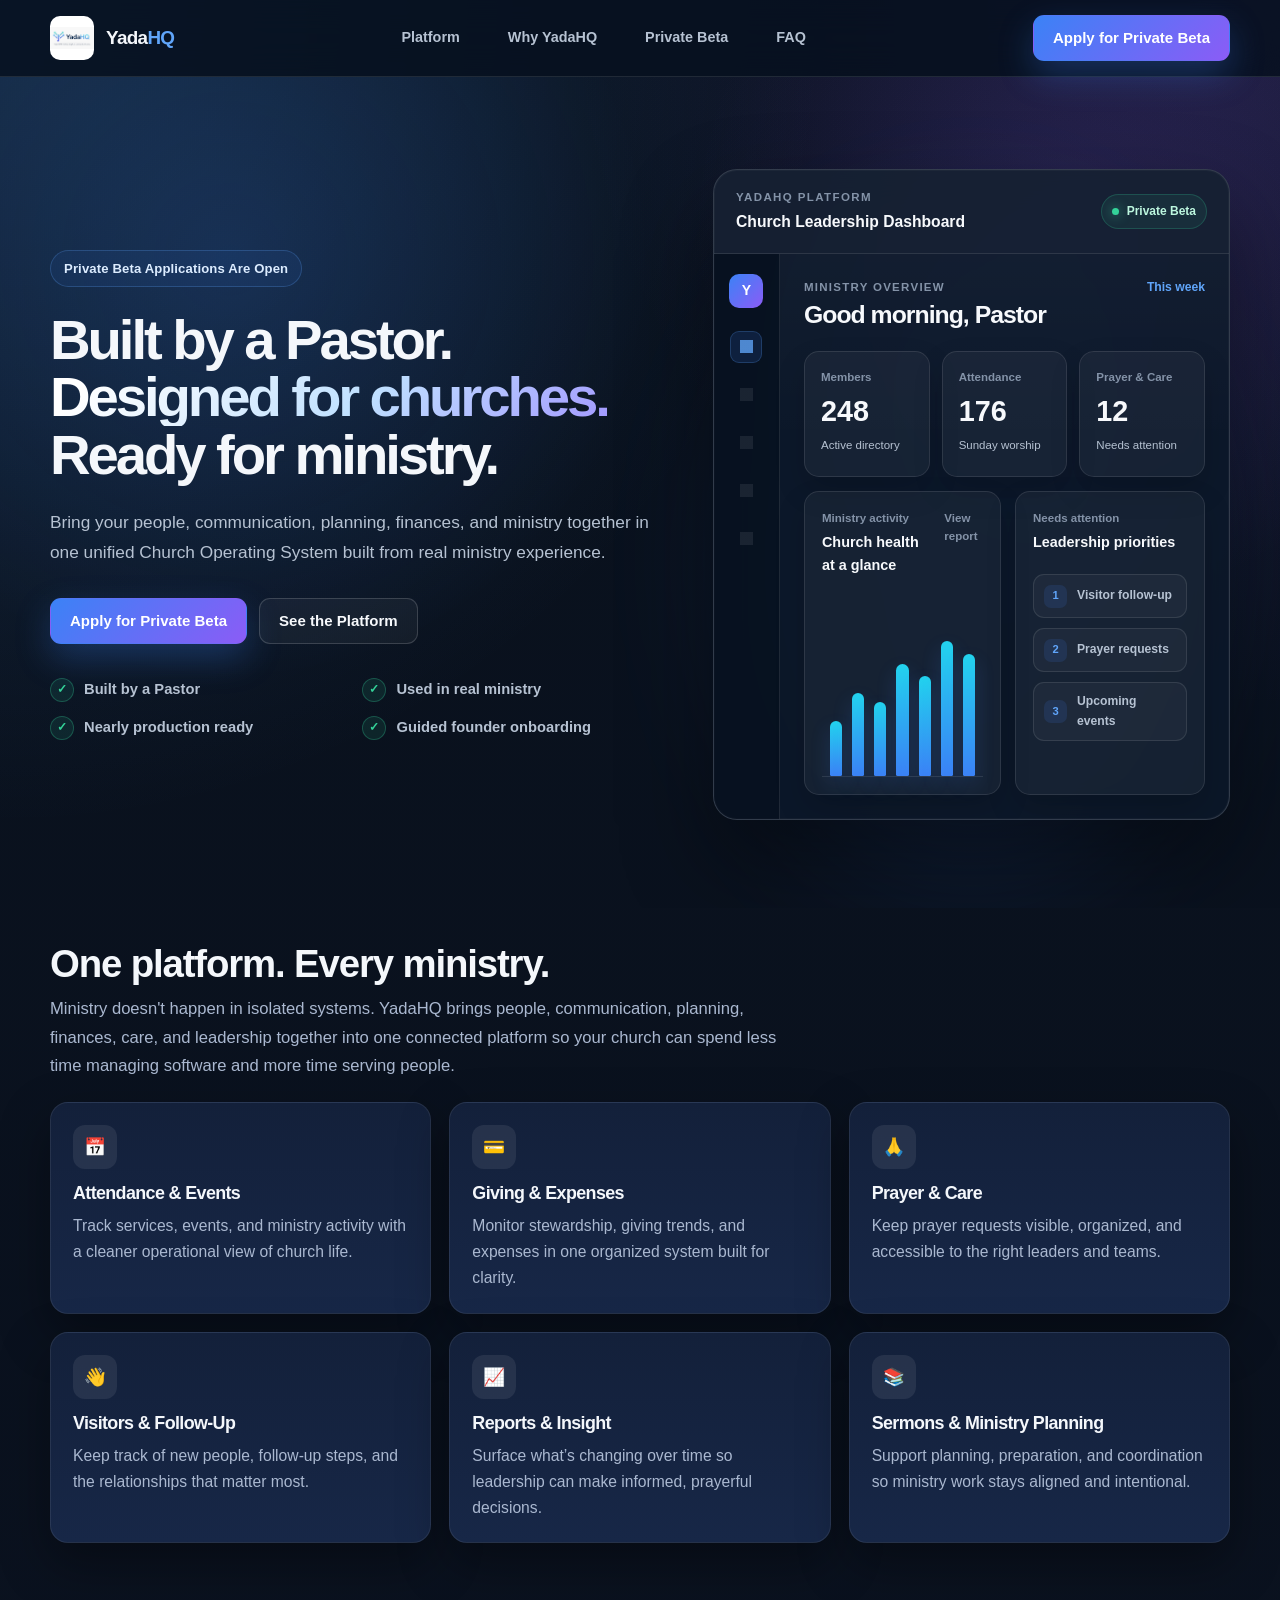
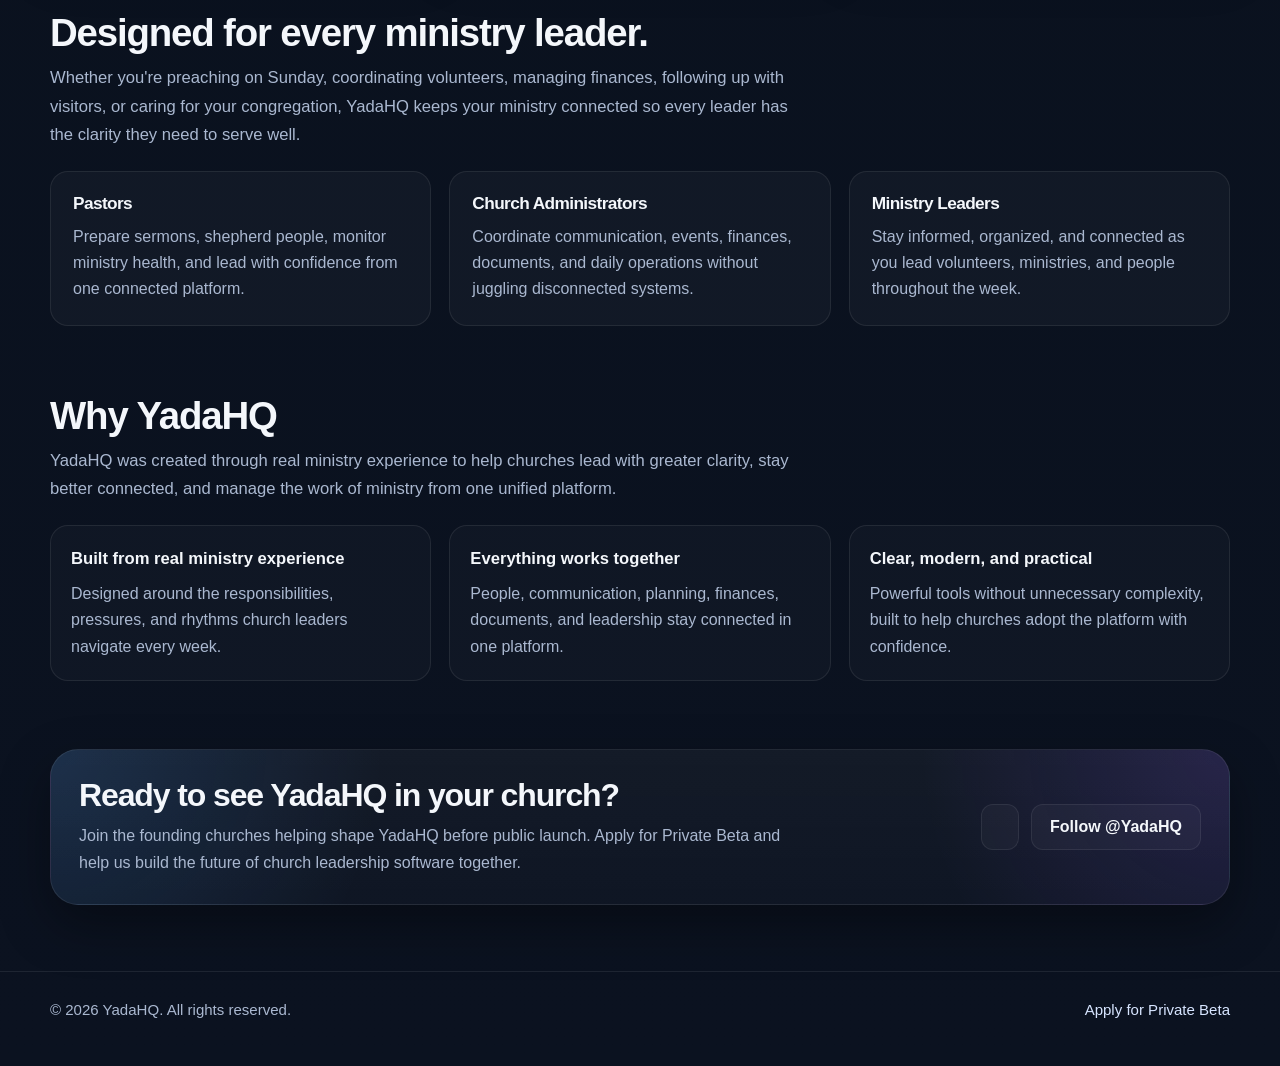
<file: index.html>
<!DOCTYPE html>
<html lang="en">
<head>
  <meta charset="UTF-8" />
  <meta name="viewport" content="width=device-width, initial-scale=1.0" />
  <title>YadaHQ | Data-Driven Church Leadership</title>
  <meta
    name="description"
    content="YadaHQ helps churches organize operations, track ministry activity, and lead with clarity."
  />
  <link rel="stylesheet" href="styles.css" />
    
</head>
<body id="top">
  <header class="site-header">
  <div class="container navbar">
    <a class="brand" href="#top" aria-label="YadaHQ home">
      <span class="brand-mark" aria-hidden="true">
        <img src="yadahq-logo-hero.jpg" alt="" />
      </span>

      <span class="brand-name">Yada<span>HQ</span></span>
    </a>

    <nav
      class="nav-links"
      id="primary-navigation"
      aria-label="Primary navigation"
    >
      <a class="nav-link" href="#platform">Platform</a>
      <a class="nav-link" href="#why-yadahq">Why YadaHQ</a>
      <a class="nav-link" href="apply.html">Private Beta</a>
      <a class="nav-link" href="#faq">FAQ</a>
    </nav>

    <div class="nav-actions">
      <a class="button button-primary" href="apply.html">
        Apply for Private Beta
      </a>

      <button
        class="mobile-menu-button"
        type="button"
        aria-expanded="false"
        aria-controls="primary-navigation"
        aria-label="Open navigation menu"
      >
        <svg
          viewBox="0 0 24 24"
          fill="none"
          stroke="currentColor"
          stroke-width="2"
          stroke-linecap="round"
          aria-hidden="true"
        >
          <path d="M4 7h16"></path>
          <path d="M4 12h16"></path>
          <path d="M4 17h16"></path>
        </svg>
      </button>
    </div>
  </div>
</header>

  <section class="hero hero-private-beta" aria-labelledby="hero-title">
  <div class="container hero-layout">
    <div class="hero-content">
      <div class="eyebrow">
        Private Beta Applications Are Open
      </div>

      <h1 id="hero-title">
        Built by a Pastor.
        <span>Designed for churches.</span>
        Ready for ministry.
      </h1>

      <p class="hero-description">
  Bring your people, communication, planning, finances, and ministry
  together in one unified Church Operating System built from real
  ministry experience.
</p>

      <div class="hero-actions">
        <a
          class="button button-primary"
          href="apply.html"
        >
          Apply for Private Beta
        </a>

        <a
          class="button button-secondary"
          href="#platform"
        >
          See the Platform
        </a>
      </div>

      <div class="hero-trust-grid" aria-label="Private beta highlights">
        <div class="hero-trust-item">
          <span class="hero-check" aria-hidden="true">✓</span>
          <span>Built by a Pastor</span>
        </div>

        <div class="hero-trust-item">
          <span class="hero-check" aria-hidden="true">✓</span>
          <span>Used in real ministry</span>
        </div>

        <div class="hero-trust-item">
          <span class="hero-check" aria-hidden="true">✓</span>
          <span>Nearly production ready</span>
        </div>

        <div class="hero-trust-item">
          <span class="hero-check" aria-hidden="true">✓</span>
          <span>Guided founder onboarding</span>
        </div>
      </div>
    </div>

    <div class="hero-visual">
      <div class="hero-visual-glow" aria-hidden="true"></div>

      <div class="platform-preview">
        <div class="platform-preview-header">
          <div>
            <span class="preview-label">YadaHQ Platform</span>
            <strong>Church Leadership Dashboard</strong>
          </div>

          <span class="preview-status">
            <span class="preview-status-dot" aria-hidden="true"></span>
            Private Beta
          </span>
        </div>

        <div class="platform-preview-body">
          <div class="preview-sidebar" aria-hidden="true">
            <span class="preview-sidebar-logo">Y</span>
            <span class="preview-sidebar-item is-active"></span>
            <span class="preview-sidebar-item"></span>
            <span class="preview-sidebar-item"></span>
            <span class="preview-sidebar-item"></span>
            <span class="preview-sidebar-item"></span>
          </div>

          <div class="preview-main">
            <div class="preview-heading-row">
              <div>
                <span class="preview-kicker">Ministry overview</span>
                <h2>Good morning, Pastor</h2>
              </div>

              <span class="preview-date">This week</span>
            </div>

            <div class="preview-stat-grid">
              <div class="preview-stat-card">
                <span>Members</span>
                <strong>248</strong>
                <small>Active directory</small>
              </div>

              <div class="preview-stat-card">
                <span>Attendance</span>
                <strong>176</strong>
                <small>Sunday worship</small>
              </div>

              <div class="preview-stat-card">
                <span>Prayer &amp; Care</span>
                <strong>12</strong>
                <small>Needs attention</small>
              </div>
            </div>

            <div class="preview-content-grid">
              <div class="preview-panel preview-panel-large">
                <div class="preview-panel-heading">
                  <div>
                    <span>Ministry activity</span>
                    <strong>Church health at a glance</strong>
                  </div>

                  <span class="preview-panel-action">View report</span>
                </div>

                <div class="preview-chart" aria-hidden="true">
                  <span style="height: 34%"></span>
                  <span style="height: 52%"></span>
                  <span style="height: 46%"></span>
                  <span style="height: 70%"></span>
                  <span style="height: 62%"></span>
                  <span style="height: 84%"></span>
                  <span style="height: 76%"></span>
                </div>
              </div>

              <div class="preview-panel">
                <div class="preview-panel-heading">
                  <div>
                    <span>Needs attention</span>
                    <strong>Leadership priorities</strong>
                  </div>
                </div>

                <div class="preview-task-list">
                  <div class="preview-task">
                    <span class="preview-task-icon">1</span>
                    <span>Visitor follow-up</span>
                  </div>

                  <div class="preview-task">
                    <span class="preview-task-icon">2</span>
                    <span>Prayer requests</span>
                  </div>

                  <div class="preview-task">
                    <span class="preview-task-icon">3</span>
                    <span>Upcoming events</span>
                  </div>
                </div>
              </div>
            </div>
          </div>
        </div>
      </div>
    </div>
  </div>
</section>

  <section id="features">
    <div class="container">
      <div class="section-head">
        <h2>One platform. Every ministry.</h2>
        <p>
  Ministry doesn't happen in isolated systems. YadaHQ brings people, communication,
  planning, finances, care, and leadership together into one connected platform so
  your church can spend less time managing software and more time serving people.
</p>
      </div>

      <div class="feature-grid">
        <div class="feature-card">
          <div class="icon">📅</div>
          <h3>Attendance & Events</h3>
          <p>
            Track services, events, and ministry activity with a cleaner operational view of church life.
          </p>
        </div>

        <div class="feature-card">
          <div class="icon">💳</div>
          <h3>Giving & Expenses</h3>
          <p>
            Monitor stewardship, giving trends, and expenses in one organized system built for clarity.
          </p>
        </div>

        <div class="feature-card">
          <div class="icon">🙏</div>
          <h3>Prayer & Care</h3>
          <p>
            Keep prayer requests visible, organized, and accessible to the right leaders and teams.
          </p>
        </div>

        <div class="feature-card">
          <div class="icon">👋</div>
          <h3>Visitors & Follow-Up</h3>
          <p>
            Keep track of new people, follow-up steps, and the relationships that matter most.
          </p>
        </div>

        <div class="feature-card">
          <div class="icon">📈</div>
          <h3>Reports & Insight</h3>
          <p>
            Surface what’s changing over time so leadership can make informed, prayerful decisions.
          </p>
        </div>

        <div class="feature-card">
          <div class="icon">📚</div>
          <h3>Sermons & Ministry Planning</h3>
          <p>
            Support planning, preparation, and coordination so ministry work stays aligned and intentional.
          </p>
        </div>
      </div>
    </div>
  </section>

  <section id="who">
    <div class="container">
      <div class="section-head">
        <h2>Designed for every ministry leader.</h2>
        <p>
  Whether you're preaching on Sunday, coordinating volunteers, managing
  finances, following up with visitors, or caring for your congregation,
  YadaHQ keeps your ministry connected so every leader has the clarity
  they need to serve well.
</p>
      </div>

      <div class="audience-grid">
        <div class="audience-card">
          <h3>Pastors</h3>
          <p>
            Prepare sermons, shepherd people, monitor ministry health, and lead with confidence from one connected platform.
          </p>
        </div>

        <div class="audience-card">
          <h3>Church Administrators</h3>
          <p>
            Coordinate communication, events, finances, documents, and daily operations without juggling disconnected systems.
          </p>
        </div>

        <div class="audience-card">
          <h3>Ministry Leaders</h3>
          <p>
            Stay informed, organized, and connected as you lead volunteers, ministries, and people throughout the week.
          </p>
        </div>
      </div>
    </div>
  </section>

  <section id="trust">
    <div class="container">
      <div class="section-head">
        <h2>Why YadaHQ</h2>
        <p>
  YadaHQ was created through real ministry experience to help churches lead with
  greater clarity, stay better connected, and manage the work of ministry from
  one unified platform.
</p>
      </div>

      <div class="trust-grid">
  <div class="trust-item">
    <strong>Built from real ministry experience</strong>
    <span>
      Designed around the responsibilities, pressures, and rhythms church leaders
      navigate every week.
    </span>
  </div>

  <div class="trust-item">
    <strong>Everything works together</strong>
    <span>
      People, communication, planning, finances, documents, and leadership stay
      connected in one platform.
    </span>
  </div>

  <div class="trust-item">
    <strong>Clear, modern, and practical</strong>
    <span>
      Powerful tools without unnecessary complexity, built to help churches adopt
      the platform with confidence.
    </span>
  </div>
</div>
    </div>
  </section>

  <section>
    <div class="container">
      <div class="cta-panel">
        <div>
          <h2>Ready to see YadaHQ in your church?</h2>
          <p>
  Join the founding churches helping shape YadaHQ before public launch.
  Apply for Private Beta and help us build the future of church leadership
  software together.
</p>
        </div>
        <div style="display:flex; gap:12px; flex-wrap:wrap;">
          <a class="btn btn-secondary" href="#waitlist-form">
          <a class="btn btn-secondary" href="https://x.com/YadaHQ" target="_blank" rel="noopener noreferrer">Follow @YadaHQ</a>
        </div>
      </div>
    </div>
  </section>

  <footer class="footer">
    <div class="container footer-inner">
      <div>© 2026 YadaHQ. All rights reserved.</div>
      <div>
        <a href="apply.html">Apply for Private Beta</a>
      </div>
    </div>
  </footer>

<script>
  const waitlistForm = document.getElementById("waitlist-form");
  const waitlistButton = waitlistForm ? waitlistForm.querySelector('button[type="submit"]') : null;
  const waitlistMessage = document.getElementById("waitlist-message");

  if (waitlistForm) {
    waitlistForm.addEventListener("submit", async function (e) {
      e.preventDefault();

      waitlistButton.disabled = true;
      waitlistButton.textContent = "Submitting...";
      waitlistMessage.textContent = "";
      waitlistMessage.className = "waitlist-message";

      try {
        const response = await fetch(waitlistForm.action, {
          method: "POST",
          body: new FormData(waitlistForm),
          headers: {
            Accept: "application/json"
          }
        });

        if (response.ok) {
          waitlistForm.reset();
          waitlistMessage.textContent = "Thanks — you’re on the waitlist.";
          waitlistMessage.classList.add("success");
       } else {
  const data = await response.json().catch(() => null);
  const errorText =
    data?.errors?.[0]?.message || "Something went wrong. Please try again.";
  waitlistMessage.textContent = errorText;
  waitlistMessage.classList.add("error");
}
      } catch (error) {
        waitlistMessage.textContent = "Connection issue. Please try again.";
        waitlistMessage.classList.add("error");
      } finally {
        waitlistButton.disabled = false;
        waitlistButton.textContent = "Join the Waitlist";
      }
    });
  }
</script>

</body>
</html>
</file>
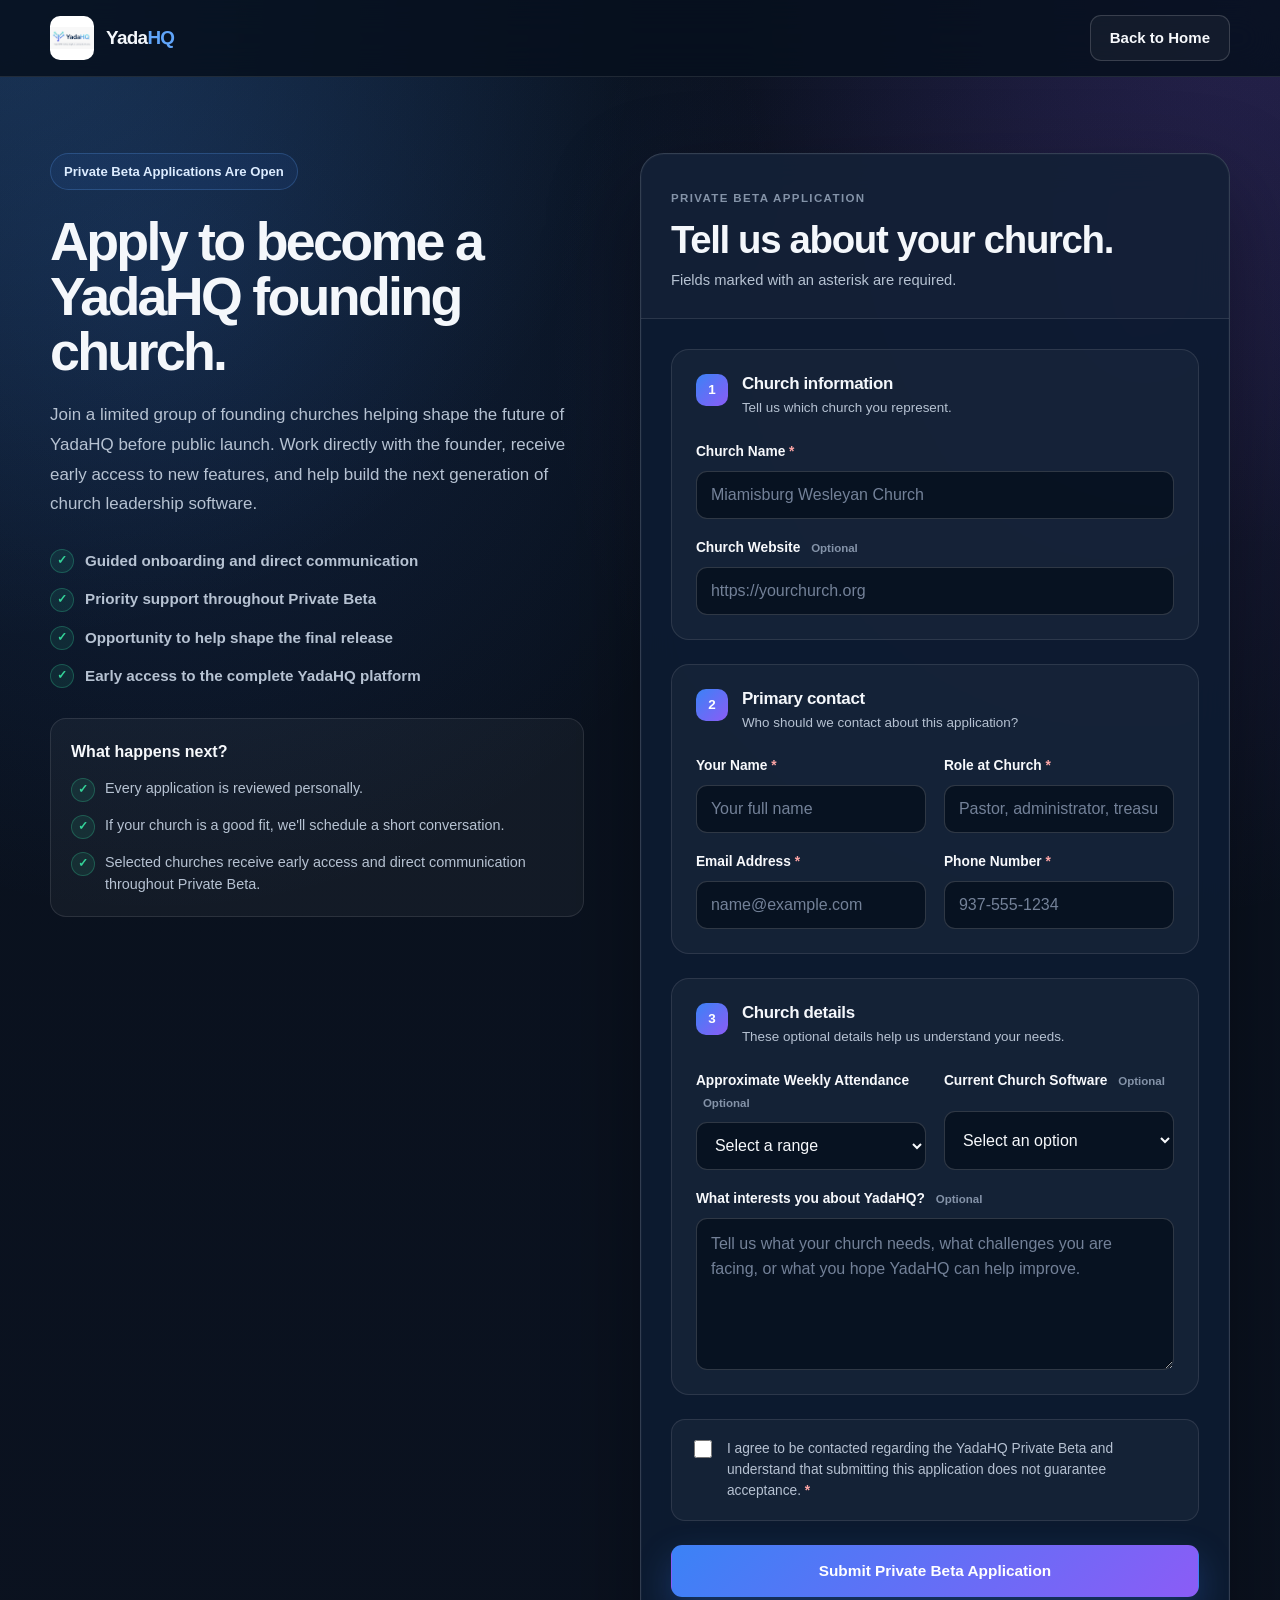
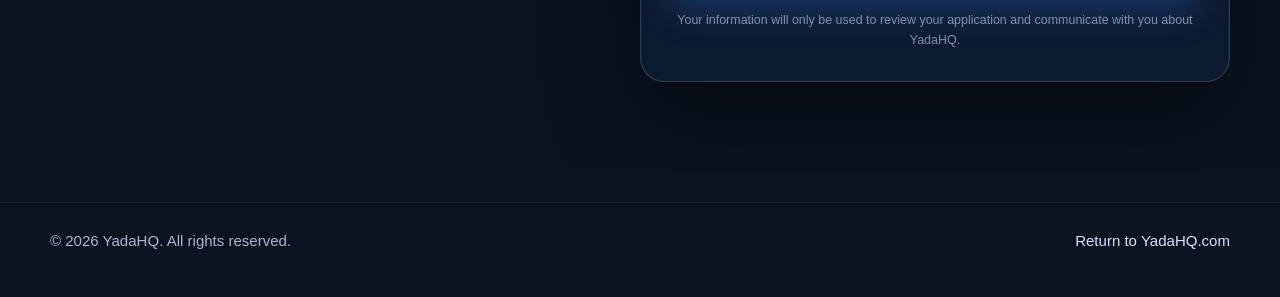
<file: apply.html>
<!DOCTYPE html>
<html lang="en">
  <head>
    <meta charset="UTF-8" />
    <meta
      name="viewport"
      content="width=device-width, initial-scale=1.0"
    />

    <title>Apply for Private Beta | YadaHQ</title>

    <meta
      name="description"
      content="Apply to join the YadaHQ Private Beta and help shape the future of church leadership software."
    />

    <link rel="stylesheet" href="styles.css" />
  </head>

  <body id="top" class="application-page">
    <header class="site-header">
      <div class="container navbar">
        <a class="brand" href="index.html" aria-label="Return to YadaHQ home">
          <span class="brand-mark" aria-hidden="true">
            <img src="yadahq-logo-hero.jpg" alt="" />
          </span>

          <span class="brand-name">Yada<span>HQ</span></span>
        </a>

        <div class="nav-actions">
          <a class="button button-secondary" href="index.html">
            Back to Home
          </a>
        </div>
      </div>
    </header>

    <main>
      <section
        class="application-hero"
        aria-labelledby="application-page-title"
      >
        <div class="container application-layout">
          <div class="application-introduction">
            <div class="eyebrow">
              Private Beta Applications Are Open
            </div>

            <h1 id="application-page-title">
              Apply to become a YadaHQ founding church.
            </h1>

            <p class="application-lead">
  Join a limited group of founding churches helping shape the future of
  YadaHQ before public launch.

  Work directly with the founder, receive early access to new features,
  and help build the next generation of church leadership software.
</p>

            <div class="application-benefits">
              <div class="application-benefit">
                <span class="hero-check" aria-hidden="true">✓</span>
                <span>Guided onboarding and direct communication</span>
              </div>

              <div class="application-benefit">
                <span class="hero-check" aria-hidden="true">✓</span>
                <span>Priority support throughout Private Beta</span>
              </div>

              <div class="application-benefit">
                <span class="hero-check" aria-hidden="true">✓</span>
                <span>Opportunity to help shape the final release</span>
              </div>

              <div class="application-benefit">
                <span class="hero-check" aria-hidden="true">✓</span>
                <span>Early access to the complete YadaHQ platform</span>
              </div>
            </div>

            <div class="application-note">
  <strong>What happens next?</strong>

  <div class="application-next-steps">
    <div>
      <span class="hero-check" aria-hidden="true">✓</span>
      <span>Every application is reviewed personally.</span>
    </div>

    <div>
      <span class="hero-check" aria-hidden="true">✓</span>
      <span>If your church is a good fit, we'll schedule a short conversation.</span>
    </div>

    <div>
      <span class="hero-check" aria-hidden="true">✓</span>
      <span>Selected churches receive early access and direct communication throughout Private Beta.</span>
    </div>
  </div>
</div>
</div>
          <div class="application-form-card">
            <div class="application-form-heading">
              <span class="preview-label">Private Beta Application</span>

              <h2>Tell us about your church.</h2>

              <p>
                Fields marked with an asterisk are required.
              </p>
            </div>

            <form
              id="private-beta-application"
              class="application-form"
              action="https://formspree.io/f/xaqapdaj"
              method="POST"
            >
              <input
                type="hidden"
                name="_subject"
                value="New YadaHQ Private Beta Application"
              />
<input
  type="hidden"
  name="_next"
  value="thank-you.html"
/>
              <div class="form-section">
                <div class="form-section-heading">
                  <span>1</span>

                  <div>
                    <h3>Church information</h3>
                    <p>Tell us which church you represent.</p>
                  </div>
                </div>

                <div class="form-grid">
                  <div class="form-field form-field-full">
                    <label for="church-name">
                      Church Name <span aria-hidden="true">*</span>
                    </label>

                    <input
                      id="church-name"
                      name="church_name"
                      type="text"
                      autocomplete="organization"
                      placeholder="Miamisburg Wesleyan Church"
                      required
                    />
                  </div>

                  <div class="form-field form-field-full">
                    <label for="church-website">
                      Church Website
                      <span class="optional-label">Optional</span>
                    </label>

                    <input
                      id="church-website"
                      name="church_website"
                      type="url"
                      inputmode="url"
                      placeholder="https://yourchurch.org"
                    />
                  </div>
                </div>
              </div>

              <div class="form-section">
                <div class="form-section-heading">
                  <span>2</span>

                  <div>
                    <h3>Primary contact</h3>
                    <p>Who should we contact about this application?</p>
                  </div>
                </div>

                <div class="form-grid">
                  <div class="form-field">
                    <label for="applicant-name">
                      Your Name <span aria-hidden="true">*</span>
                    </label>

                    <input
                      id="applicant-name"
                      name="applicant_name"
                      type="text"
                      autocomplete="name"
                      placeholder="Your full name"
                      required
                    />
                  </div>

                  <div class="form-field">
                    <label for="church-role">
                      Role at Church <span aria-hidden="true">*</span>
                    </label>

                    <input
                      id="church-role"
                      name="role_at_church"
                      type="text"
                      autocomplete="organization-title"
                      placeholder="Pastor, administrator, treasurer..."
                      required
                    />
                  </div>

                  <div class="form-field">
                    <label for="email-address">
                      Email Address <span aria-hidden="true">*</span>
                    </label>

                    <input
                      id="email-address"
                      name="email"
                      type="email"
                      autocomplete="email"
                      placeholder="name@example.com"
                      required
                    />
                  </div>

                  <div class="form-field">
                    <label for="phone-number">
                      Phone Number <span aria-hidden="true">*</span>
                    </label>

                    <input
                      id="phone-number"
                      name="phone"
                      type="tel"
                      autocomplete="tel"
                      inputmode="tel"
                      placeholder="937-555-1234"
                      required
                    />
                  </div>
                </div>
              </div>

              <div class="form-section">
                <div class="form-section-heading">
                  <span>3</span>

                  <div>
                    <h3>Church details</h3>
                    <p>
                      These optional details help us understand your needs.
                    </p>
                  </div>
                </div>

                <div class="form-grid">
                  <div class="form-field">
                    <label for="weekly-attendance">
                      Approximate Weekly Attendance
                      <span class="optional-label">Optional</span>
                    </label>

                    <select
                      id="weekly-attendance"
                      name="approximate_weekly_attendance"
                    >
                      <option value="">Select a range</option>
                      <option value="Under 50">Under 50</option>
                      <option value="50–149">50–149</option>
                      <option value="150–299">150–299</option>
                      <option value="300–499">300–499</option>
                      <option value="500–999">500–999</option>
                      <option value="1,000 or more">1,000 or more</option>
                    </select>
                  </div>

                  <div class="form-field">
                    <label for="current-software">
                      Current Church Software
                      <span class="optional-label">Optional</span>
                    </label>

                    <select
                      id="current-software"
                      name="current_church_software"
                    >
                      <option value="">Select an option</option>
                      <option value="Planning Center">
                        Planning Center
                      </option>
                      <option value="Breeze">Breeze</option>
                      <option value="ChurchTrac">ChurchTrac</option>
                      <option value="Subsplash">Subsplash</option>
                      <option value="Pushpay">Pushpay</option>
                      <option value="Realm">Realm</option>
                      <option value="Other">Other</option>
                      <option value="None">None</option>
                    </select>
                  </div>

                  <div class="form-field form-field-full">
                    <label for="application-message">
                      What interests you about YadaHQ?
                      <span class="optional-label">Optional</span>
                    </label>

                    <textarea
                      id="application-message"
                      name="interest_in_yadahq"
                      rows="5"
                      placeholder="Tell us what your church needs, what challenges you are facing, or what you hope YadaHQ can help improve."
                    ></textarea>
                  </div>
                </div>
              </div>

              <label class="consent-field">
                <input
                  type="checkbox"
                  name="beta_contact_consent"
                  value="Agreed"
                  required
                />

                <span>
                  I agree to be contacted regarding the YadaHQ Private
                  Beta and understand that submitting this application
                  does not guarantee acceptance.
                  <strong aria-hidden="true">*</strong>
                </span>
              </label>

              <button
                class="button button-primary application-submit"
                type="submit"
              >
                Submit Private Beta Application
              </button>

              <p class="application-privacy-note">
                Your information will only be used to review your
                application and communicate with you about YadaHQ.
              </p>
            </form>
          </div>
        </div>
      </section>
    </main>

    <footer class="footer">
      <div class="container footer-inner">
        <div>© 2026 YadaHQ. All rights reserved.</div>

        <div>
          <a href="index.html">Return to YadaHQ.com</a>
        </div>
      </div>
    </footer>
  </body>
</html>
</file>
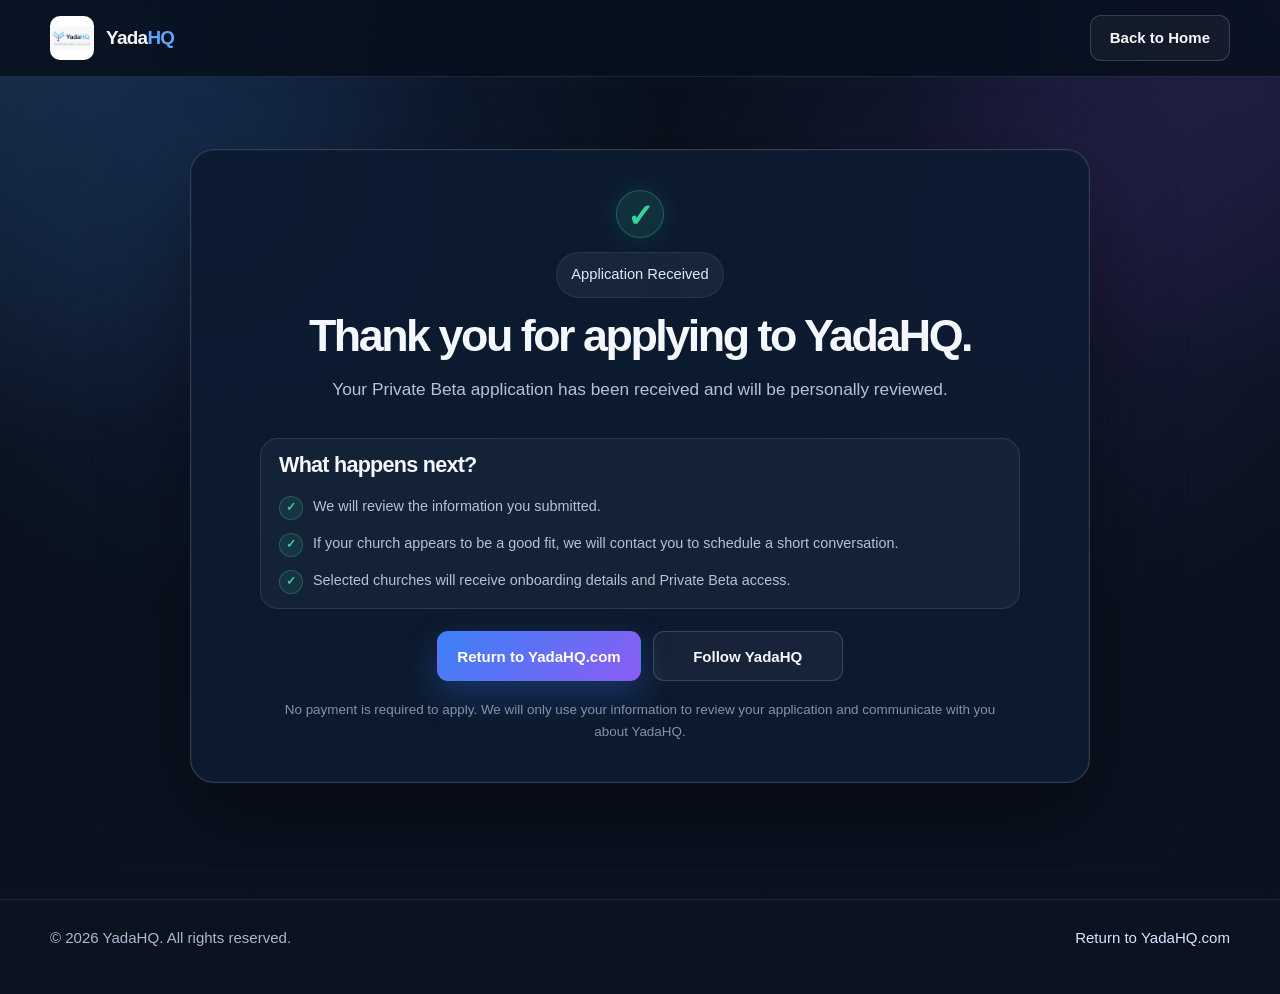
<file: thank-you.html>
<!DOCTYPE html>
<html lang="en">
  <head>
    <meta charset="UTF-8" />
    <meta
      name="viewport"
      content="width=device-width, initial-scale=1.0"
    />

    <title>Application Received | YadaHQ</title>

    <meta
      name="description"
      content="Your YadaHQ Private Beta application has been received."
    />

    <link rel="stylesheet" href="styles.css" />
  </head>

  <body id="top" class="application-page">
    <header class="site-header">
      <div class="container navbar">
        <a class="brand" href="index.html" aria-label="Return to YadaHQ home">
          <span class="brand-mark" aria-hidden="true">
            <img src="yadahq-logo-hero.jpg" alt="" />
          </span>

          <span class="brand-name">Yada<span>HQ</span></span>
        </a>

        <div class="nav-actions">
          <a class="button button-secondary" href="index.html">
            Back to Home
          </a>
        </div>
      </div>
    </header>

    <main>
      <section class="thank-you-section">
        <div class="container thank-you-container">
          <div class="thank-you-card">
            <div class="thank-you-icon" aria-hidden="true">✓</div>

            <div class="eyebrow">
              Application Received
            </div>

            <h1>Thank you for applying to YadaHQ.</h1>

            <p class="thank-you-lead">
              Your Private Beta application has been received and will be
              personally reviewed.
            </p>

            <div class="thank-you-panel">
              <h2>What happens next?</h2>

              <div class="application-next-steps">
                <div>
                  <span class="hero-check" aria-hidden="true">✓</span>
                  <span>We will review the information you submitted.</span>
                </div>

                <div>
                  <span class="hero-check" aria-hidden="true">✓</span>
                  <span>
                    If your church appears to be a good fit, we will contact
                    you to schedule a short conversation.
                  </span>
                </div>

                <div>
                  <span class="hero-check" aria-hidden="true">✓</span>
                  <span>
                    Selected churches will receive onboarding details and
                    Private Beta access.
                  </span>
                </div>
              </div>
            </div>

            <div class="thank-you-actions">
              <a class="button button-primary" href="index.html">
                Return to YadaHQ.com
              </a>

              <a
                class="button button-secondary"
                href="https://x.com/YadaHQ"
                target="_blank"
                rel="noopener noreferrer"
              >
                Follow YadaHQ
              </a>
            </div>

            <p class="thank-you-note">
              No payment is required to apply. We will only use your
              information to review your application and communicate with you
              about YadaHQ.
            </p>
          </div>
        </div>
      </section>
    </main>

    <footer class="footer">
      <div class="container footer-inner">
        <div>© 2026 YadaHQ. All rights reserved.</div>

        <div>
          <a href="index.html">Return to YadaHQ.com</a>
        </div>
      </div>
    </footer>
  </body>
</html>
</file>
<file: styles.css>
/* =========================================================
   YadaHQ.com — Private Beta Website
   Global Design Foundation
   ========================================================= */

:root {
  --background: #07111f;
  --background-soft: #0b1728;
  --surface: #101d31;
  --surface-light: #15253d;
  --surface-hover: #1a2d49;

  --text-primary: #f7f9fc;
  --text-secondary: #b6c2d2;
  --text-muted: #8493a8;

  --border: rgba(255, 255, 255, 0.1);
  --border-strong: rgba(255, 255, 255, 0.16);

  --brand-blue: #3b82f6;
  --brand-blue-light: #60a5fa;
  --brand-cyan: #22d3ee;
  --brand-purple: #8b5cf6;

  --success: #34d399;

  --shadow-small: 0 10px 30px rgba(0, 0, 0, 0.2);
  --shadow-large: 0 30px 80px rgba(0, 0, 0, 0.38);

  --radius-small: 10px;
  --radius-medium: 16px;
  --radius-large: 24px;

  --site-width: 1180px;
  --header-height: 76px;
}

/* Reset */

*,
*::before,
*::after {
  box-sizing: border-box;
}

html {
  scroll-behavior: smooth;
  scroll-padding-top: calc(var(--header-height) + 24px);
}

body {
  margin: 0;
  min-width: 320px;
  background:
    radial-gradient(
      circle at 15% 5%,
      rgba(59, 130, 246, 0.14),
      transparent 34%
    ),
    radial-gradient(
      circle at 85% 10%,
      rgba(139, 92, 246, 0.1),
      transparent 30%
    ),
    var(--background);
  color: var(--text-primary);
  font-family:
    Inter,
    ui-sans-serif,
    system-ui,
    -apple-system,
    BlinkMacSystemFont,
    "Segoe UI",
    sans-serif;
  line-height: 1.6;
  -webkit-font-smoothing: antialiased;
  text-rendering: optimizeLegibility;
}

body.menu-open {
  overflow: hidden;
}

img {
  display: block;
  max-width: 100%;
}

a {
  color: inherit;
  text-decoration: none;
}

button,
input,
select,
textarea {
  font: inherit;
}

button,
a {
  -webkit-tap-highlight-color: transparent;
}

button {
  border: 0;
}

h1,
h2,
h3,
p {
  margin-top: 0;
}

h1,
h2,
h3 {
  line-height: 1.12;
  letter-spacing: -0.035em;
}

p {
  color: var(--text-secondary);
}

.container {
  width: min(calc(100% - 40px), var(--site-width));
  margin-inline: auto;
}

/* Accessibility */

.skip-link {
  position: fixed;
  top: 12px;
  left: 12px;
  z-index: 9999;
  padding: 10px 14px;
  border-radius: 8px;
  background: #ffffff;
  color: #07111f;
  font-weight: 700;
  transform: translateY(-150%);
  transition: transform 180ms ease;
}

.skip-link:focus {
  transform: translateY(0);
}

:focus-visible {
  outline: 3px solid rgba(96, 165, 250, 0.75);
  outline-offset: 3px;
}

/* Buttons */

.button {
  display: inline-flex;
  min-height: 46px;
  align-items: center;
  justify-content: center;
  gap: 9px;
  padding: 11px 19px;
  border: 1px solid transparent;
  border-radius: 11px;
  font-size: 0.94rem;
  font-weight: 750;
  line-height: 1;
  cursor: pointer;
  transition:
    transform 180ms ease,
    border-color 180ms ease,
    background-color 180ms ease,
    box-shadow 180ms ease;
}

.button:hover {
  transform: translateY(-2px);
}

.button-primary {
  background: linear-gradient(
    135deg,
    var(--brand-blue),
    var(--brand-purple)
  );
  color: #ffffff;
  box-shadow: 0 14px 35px rgba(59, 130, 246, 0.28);
}

.button-primary:hover {
  box-shadow: 0 18px 42px rgba(59, 130, 246, 0.38);
}

.button-secondary {
  border-color: var(--border-strong);
  background: rgba(255, 255, 255, 0.045);
  color: var(--text-primary);
}

.button-secondary:hover {
  border-color: rgba(96, 165, 250, 0.45);
  background: rgba(255, 255, 255, 0.08);
}

/* Navigation */

.site-header {
  position: sticky;
  top: 0;
  z-index: 1000;
  min-height: var(--header-height);
  border-bottom: 1px solid var(--border);
  background: rgba(7, 17, 31, 0.82);
  backdrop-filter: blur(18px);
  -webkit-backdrop-filter: blur(18px);
}

.navbar {
  min-height: var(--header-height);
  display: flex;
  align-items: center;
  justify-content: space-between;
  gap: 28px;
}

.brand {
  display: inline-flex;
  flex-shrink: 0;
  align-items: center;
  gap: 11px;
}

.brand-mark {
  display: grid;
  width: 44px;
  height: 44px;
  place-items: center;
  overflow: hidden;
  border: 0;
  border-radius: 10px;
  background: #ffffff;
}

.brand-mark img {
  width: 100%;
  height: 100%;
  object-fit: contain;
  object-position: center;
}

.brand-name {
  font-size: 1.18rem;
  font-weight: 850;
  letter-spacing: -0.035em;
}

.brand-name span {
  color: var(--brand-blue-light);
}

.nav-links {
  display: flex;
  align-items: center;
  justify-content: center;
  gap: 7px;
}

.nav-link {
  padding: 10px 12px;
  border-radius: 9px;
  color: var(--text-secondary);
  font-size: 0.9rem;
  font-weight: 650;
  transition:
    color 180ms ease,
    background-color 180ms ease;
}

.nav-link:hover {
  background: rgba(255, 255, 255, 0.055);
  color: var(--text-primary);
}

.nav-actions {
  display: flex;
  flex-shrink: 0;
  align-items: center;
  gap: 10px;
}

.mobile-menu-button {
  display: none;
  width: 44px;
  height: 44px;
  place-items: center;
  border: 1px solid var(--border);
  border-radius: 10px;
  background: rgba(255, 255, 255, 0.045);
  color: var(--text-primary);
  cursor: pointer;
}

.mobile-menu-button svg {
  width: 22px;
  height: 22px;
}

/* Temporary content spacing.
   This will be replaced as each section is redesigned. */

main {
  min-height: 70vh;
}

/* Responsive navigation */

@media (max-width: 900px) {
  .nav-links {
    position: fixed;
    top: var(--header-height);
    right: 0;
    left: 0;
    display: none;
    align-items: stretch;
    padding: 16px 20px 24px;
    border-bottom: 1px solid var(--border);
    background: rgba(7, 17, 31, 0.98);
    box-shadow: var(--shadow-large);
  }

  .nav-links.is-open {
    display: grid;
  }

  .nav-link {
    padding: 13px 14px;
  }

  .nav-actions .button {
    display: none;
  }

  .mobile-menu-button {
    display: grid;
  }
}

@media (max-width: 600px) {
  :root {
    --header-height: 68px;
  }

  .container {
    width: min(calc(100% - 28px), var(--site-width));
  }

  .brand-name {
    font-size: 1.02rem;
  }

  .brand-mark {
    width: 35px;
    height: 35px;
  }
}

@media (prefers-reduced-motion: reduce) {
  html {
    scroll-behavior: auto;
  }

  *,
  *::before,
  *::after {
    scroll-behavior: auto !important;
    transition-duration: 0.01ms !important;
    animation-duration: 0.01ms !important;
    animation-iteration-count: 1 !important;
  }
}
:root {
      --bg: #0b1220;
      --bg-soft: #111b31;
      --panel: #13203a;
      --panel-2: #172747;
      --text: #f4f7fb;
      --muted: #aab8d0;
      --line: rgba(255,255,255,0.08);
      --blue: #4da3ff;
      --blue-2: #69d2ff;
      --purple: #8b5cf6;
      --green: #30c48d;
      --shadow: 0 20px 50px rgba(0,0,0,0.35);
      --radius: 18px;
      --max: 1180px;
    }

    * {
      box-sizing: border-box;
    }

    html {
      scroll-behavior: smooth;
    }

    body {
      margin: 0;
      font-family: Inter, Arial, Helvetica, sans-serif;
      color: var(--text);
      background:
        radial-gradient(circle at top left, rgba(77,163,255,0.18), transparent 28%),
        radial-gradient(circle at top right, rgba(139,92,246,0.16), transparent 24%),
        linear-gradient(180deg, #09111d 0%, #0b1220 100%);
    }

    a {
      color: inherit;
      text-decoration: none;
    }

    .container {
      width: min(var(--max), calc(100% - 32px));
      margin: 0 auto;
    }

    .nav {
      position: sticky;
      top: 0;
      z-index: 20;
      backdrop-filter: blur(14px);
      background: rgba(9,17,29,0.72);
      border-bottom: 1px solid var(--line);
    }

    .nav-inner {
      display: flex;
      align-items: center;
      justify-content: space-between;
      min-height: 74px;
      gap: 18px;
    }

    .brand {
      display: flex;
      align-items: center;
      gap: 12px;
      font-weight: 800;
      font-size: 1.15rem;
      letter-spacing: 0.2px;
    }

    .brand img {
  height: 40px;
  width: auto;
  object-fit: contain;
}

    .nav-links {
      display: flex;
      gap: 24px;
      color: var(--muted);
      font-size: 0.96rem;
    }

    .nav-links a:hover {
      color: var(--text);
    }

    .nav-cta {
      display: flex;
      gap: 12px;
      align-items: center;
    }

    .btn {
      display: inline-flex;
      align-items: center;
      justify-content: center;
      gap: 10px;
      min-height: 46px;
      padding: 0 18px;
      border-radius: 12px;
      font-weight: 700;
      border: 1px solid transparent;
      transition: 0.2s ease;
      cursor: pointer;
    }

    .btn-primary {
      background: linear-gradient(135deg, var(--purple), var(--blue));
      color: white;
      box-shadow: 0 12px 30px rgba(91, 110, 255, 0.28);
    }

    .btn-primary:hover {
      transform: translateY(-1px);
      filter: brightness(1.04);
    }

    .btn-secondary {
      border-color: var(--line);
      background: rgba(255,255,255,0.03);
      color: var(--text);
    }

    .btn-secondary:hover {
      background: rgba(255,255,255,0.06);
    }

    .hero {
      padding: 72px 0 48px;
    }

    .hero-grid {
      display: grid;
      grid-template-columns: 1.15fr 0.85fr;
      gap: 34px;
      align-items: center;
    }

    .eyebrow {
      display: inline-flex;
      align-items: center;
      gap: 10px;
      color: #dce8ff;
      background: rgba(255,255,255,0.05);
      border: 1px solid var(--line);
      border-radius: 999px;
      padding: 10px 14px;
      font-size: 0.92rem;
      margin-bottom: 20px;
    }

    h1 {
      margin: 0 0 18px;
      font-size: clamp(2.4rem, 5vw, 4.4rem);
      line-height: 1.02;
      letter-spacing: -0.04em;
    }

    .hero p.main {
      margin: 0;
      color: var(--muted);
      font-size: 1.16rem;
      line-height: 1.7;
      max-width: 760px;
    }

    .meaning {
      margin-top: 18px;
      color: #d2dff7;
      font-size: 0.98rem;
      opacity: 0.95;
    }

    .hero-actions {
      display: flex;
      gap: 14px;
      margin-top: 28px;
      flex-wrap: wrap;
    }

.waitlist-form {
  display: flex;
  align-items: center;
  gap: 12px;
  margin-top: 12px;
}

.waitlist-form input[type="email"] {
  height: 52px;
  padding: 0 16px;
  border-radius: 12px;
  border: 1px solid rgba(255,255,255,0.15);
  background: rgba(255,255,255,0.08);
  color: #fff;
  font-size: 15px;
  outline: none;
  min-width: 260px;
}

.waitlist-form input::placeholder {
  color: rgba(255,255,255,0.6);
}

.waitlist-form input:focus {
  border-color: rgba(255,255,255,0.3);
  background: rgba(255,255,255,0.12);
}

.waitlist-form .btn {
  height: 52px;
  padding: 0 20px;
  display: flex;
  align-items: center;
}

.form-note {
  margin-top: 6px;
  font-size: 14px;
  color: rgba(255,255,255,0.65);
}

.hero-note {
  margin-top: 16px;
  color: var(--muted);
  font-size: 0.95rem;
}
    .hero-note {
      margin-top: 16px;
      color: var(--muted);
      font-size: 0.95rem;
    }

    .hero-card {
      background: linear-gradient(180deg, rgba(255,255,255,0.05), rgba(255,255,255,0.025));
      border: 1px solid var(--line);
      border-radius: 24px;
      padding: 22px;
      box-shadow: var(--shadow);
    }

    .dashboard-shell {
      background: #f8fbff;
      color: #0f172a;
      border-radius: 18px;
      overflow: hidden;
      min-height: 380px;
    }

    .dashboard-top {
      display: flex;
      justify-content: space-between;
      align-items: center;
      background: #eaf2ff;
      padding: 14px 18px;
      border-bottom: 1px solid #dbe7f7;
      font-size: 0.92rem;
      font-weight: 700;
    }

    .dashboard-body {
      padding: 18px;
      display: grid;
      gap: 14px;
    }

    .stat-row {
      display: grid;
      grid-template-columns: repeat(3, 1fr);
      gap: 12px;
    }

    .stat-box, .wide-box {
      border: 1px solid #d9e4f2;
      border-radius: 14px;
      background: white;
      padding: 16px;
    }

    .stat-box h4, .wide-box h4 {
      margin: 0 0 8px;
      font-size: 0.82rem;
      color: #5b6b82;
      text-transform: uppercase;
      letter-spacing: 0.06em;
    }

    .stat-box .big, .wide-box .big {
      font-size: 1.7rem;
      font-weight: 800;
    }

    .wide-box {
      min-height: 120px;
    }

    section {
      padding: 34px 0;
    }

    .section-head {
      margin-bottom: 22px;
      max-width: 760px;
    }

    .section-head h2 {
      margin: 0 0 10px;
      font-size: clamp(1.8rem, 3vw, 2.7rem);
      letter-spacing: -0.03em;
    }

    .section-head p {
      margin: 0;
      color: var(--muted);
      line-height: 1.7;
      font-size: 1.04rem;
    }

    .feature-grid {
      display: grid;
      grid-template-columns: repeat(3, 1fr);
      gap: 18px;
    }

    .feature-card {
      background: linear-gradient(180deg, var(--panel), var(--panel-2));
      border: 1px solid var(--line);
      border-radius: var(--radius);
      padding: 22px;
      box-shadow: var(--shadow);
    }

    .feature-card .icon {
      width: 44px;
      height: 44px;
      border-radius: 12px;
      display: inline-flex;
      align-items: center;
      justify-content: center;
      background: rgba(255,255,255,0.08);
      margin-bottom: 14px;
      font-size: 1.1rem;
    }

    .feature-card h3 {
      margin: 0 0 10px;
      font-size: 1.12rem;
    }

    .feature-card p {
      margin: 0;
      color: var(--muted);
      line-height: 1.65;
      font-size: 0.98rem;
    }

    .audience-grid {
      display: grid;
      grid-template-columns: repeat(3, 1fr);
      gap: 18px;
    }

    .audience-card {
      border: 1px solid var(--line);
      border-radius: var(--radius);
      padding: 22px;
      background: rgba(255,255,255,0.03);
    }

    .audience-card h3 {
      margin: 0 0 10px;
      font-size: 1.08rem;
    }

    .audience-card p {
      margin: 0;
      color: var(--muted);
      line-height: 1.65;
    }

    .trust-grid {
      display: grid;
      grid-template-columns: repeat(3, 1fr);
      gap: 18px;
    }

    .trust-item {
      border: 1px solid var(--line);
      border-radius: var(--radius);
      padding: 20px;
      background: rgba(255,255,255,0.025);
    }

    .trust-item strong {
      display: block;
      margin-bottom: 8px;
      font-size: 1.04rem;
    }

    .trust-item span {
      color: var(--muted);
      line-height: 1.65;
    }

    .cta-panel {
      border: 1px solid var(--line);
      border-radius: 28px;
      padding: 28px;
      background:
        radial-gradient(circle at left top, rgba(77,163,255,0.16), transparent 28%),
        radial-gradient(circle at right top, rgba(139,92,246,0.16), transparent 26%),
        linear-gradient(180deg, rgba(255,255,255,0.04), rgba(255,255,255,0.02));
      box-shadow: var(--shadow);
      display: flex;
      justify-content: space-between;
      align-items: center;
      gap: 20px;
      flex-wrap: wrap;
    }

    .cta-panel h2 {
      margin: 0 0 8px;
      font-size: 2rem;
    }

    .cta-panel p {
      margin: 0;
      color: var(--muted);
      line-height: 1.7;
      max-width: 720px;
    }

    .footer {
      border-top: 1px solid var(--line);
      margin-top: 32px;
      padding: 26px 0 44px;
      color: var(--muted);
      font-size: 0.94rem;
    }

    .footer-inner {
      display: flex;
      justify-content: space-between;
      gap: 18px;
      flex-wrap: wrap;
    }

    .footer a {
      color: #d7e5ff;
    }

    @media (max-width: 980px) {
      .hero-grid,
      .feature-grid,
      .audience-grid,
      .trust-grid,
      .stat-row {
        grid-template-columns: 1fr;
      }

      .nav-links {
        display: none;
      }

      .hero {
        padding-top: 48px;
      }
    }

    @media (max-width: 640px) {
      .nav-cta {
        display: none;
      }

      h1 {
        font-size: 2.4rem;
      }

      .cta-panel h2 {
        font-size: 1.5rem;
      }
    }
    .social-row {
  margin-top: 14px;
  display: flex;
  flex-wrap: wrap;
  gap: 12px;
}

.social-link {
  display: inline-flex;
  align-items: center;
  padding: 10px 14px;
  border-radius: 999px;
  border: 1px solid rgba(255,255,255,0.14);
  background: rgba(255,255,255,0.04);
  color: #dce8ff;
  text-decoration: none;
  font-size: 0.95rem;
  font-weight: 600;
  transition: background 0.2s ease, border-color 0.2s ease, transform 0.2s ease;
}

.social-link:hover {
  background: rgba(255,255,255,0.08);
  border-color: rgba(255,255,255,0.24);
  transform: translateY(-1px);
}

/* =========================================================
   Private Beta Hero
   ========================================================= */

.hero-private-beta {
  position: relative;
  overflow: hidden;
  padding: 92px 0 88px;
}

.hero-private-beta::before {
  content: "";
  position: absolute;
  inset: 0;
  pointer-events: none;
  background:
    radial-gradient(
      circle at 18% 22%,
      rgba(59, 130, 246, 0.16),
      transparent 34%
    ),
    radial-gradient(
      circle at 84% 18%,
      rgba(139, 92, 246, 0.14),
      transparent 30%
    );
}

.hero-layout {
  position: relative;
  display: grid;
  grid-template-columns: minmax(0, 1.08fr) minmax(500px, 0.92fr);
  align-items: center;
  gap: 56px;
}

.hero-content {
  position: relative;
  z-index: 2;
}

.hero-private-beta .eyebrow {
  display: inline-flex;
  align-items: center;
  min-height: 34px;
  margin-bottom: 24px;
  padding: 7px 13px;
  border: 1px solid rgba(96, 165, 250, 0.24);
  border-radius: 999px;
  background: rgba(59, 130, 246, 0.08);
  color: #dcecff;
  font-size: 0.82rem;
  font-weight: 750;
  letter-spacing: 0.01em;
}

.hero-private-beta h1 {
  max-width: 820px;
  margin-bottom: 24px;
  font-size: clamp(3rem, 4.4vw, 4.75rem);
  line-height: 1.02;
  letter-spacing: -0.055em;
}

.hero-private-beta h1 span {
  display: block;
  background: linear-gradient(
    135deg,
    #ffffff 8%,
    #bfe0ff 52%,
    #9d8cff 100%
  );
  -webkit-background-clip: text;
  background-clip: text;
  color: transparent;
}

.hero-description {
  max-width: 680px;
  margin-bottom: 30px;
  color: var(--text-secondary);
  font-size: 1.08rem;
  line-height: 1.75;
}

.hero-private-beta .hero-actions {
  display: flex;
  flex-wrap: wrap;
  gap: 12px;
  margin-bottom: 34px;
}

.hero-trust-grid {
  display: grid;
  grid-template-columns: repeat(2, minmax(0, 1fr));
  gap: 14px 18px;
  max-width: 620px;
}

.hero-trust-item {
  display: flex;
  align-items: center;
  gap: 10px;
  color: var(--text-secondary);
  font-size: 0.92rem;
  font-weight: 650;
}

.hero-check {
  display: grid;
  width: 24px;
  height: 24px;
  flex: 0 0 24px;
  place-items: center;
  border: 1px solid rgba(52, 211, 153, 0.28);
  border-radius: 50%;
  background: rgba(52, 211, 153, 0.1);
  color: var(--success);
  font-size: 0.78rem;
  font-weight: 900;
}

.hero-visual {
  position: relative;
  z-index: 2;
}

.hero-visual-glow {
  position: absolute;
  inset: 12% 8% -8%;
  border-radius: 50%;
  background: rgba(59, 130, 246, 0.22);
  filter: blur(80px);
  opacity: 0.7;
  pointer-events: none;
}

.platform-preview {
  position: relative;
  overflow: hidden;
  border: 1px solid var(--border-strong);
  border-radius: 24px;
  background: rgba(12, 24, 42, 0.92);
  box-shadow:
    0 42px 90px rgba(0, 0, 0, 0.44),
    0 0 0 1px rgba(255, 255, 255, 0.03) inset;
  backdrop-filter: blur(18px);
  -webkit-backdrop-filter: blur(18px);
}

.platform-preview-header {
  display: flex;
  min-height: 78px;
  align-items: center;
  justify-content: space-between;
  gap: 18px;
  padding: 18px 22px;
  border-bottom: 1px solid var(--border);
  background: rgba(255, 255, 255, 0.035);
}

.platform-preview-header > div {
  display: grid;
  gap: 3px;
}

.platform-preview-header strong {
  color: var(--text-primary);
  font-size: 0.98rem;
}

.preview-label {
  color: var(--text-muted);
  font-size: 0.72rem;
  font-weight: 750;
  letter-spacing: 0.12em;
  text-transform: uppercase;
}

.preview-status {
  display: inline-flex;
  align-items: center;
  gap: 8px;
  padding: 7px 10px;
  border: 1px solid rgba(52, 211, 153, 0.22);
  border-radius: 999px;
  background: rgba(52, 211, 153, 0.08);
  color: #bdf7df;
  font-size: 0.75rem;
  font-weight: 750;
  white-space: nowrap;
}

.preview-status-dot {
  width: 7px;
  height: 7px;
  border-radius: 50%;
  background: var(--success);
  box-shadow: 0 0 12px rgba(52, 211, 153, 0.75);
}

.platform-preview-body {
  display: grid;
  grid-template-columns: 66px minmax(0, 1fr);
  min-height: 520px;
}

.preview-sidebar {
  display: flex;
  align-items: center;
  flex-direction: column;
  gap: 16px;
  padding: 20px 12px;
  border-right: 1px solid var(--border);
  background: rgba(4, 12, 24, 0.5);
}

.preview-sidebar-logo {
  display: grid;
  width: 34px;
  height: 34px;
  margin-bottom: 7px;
  place-items: center;
  border-radius: 10px;
  background: linear-gradient(
    135deg,
    var(--brand-blue),
    var(--brand-purple)
  );
  color: #ffffff;
  font-size: 0.88rem;
  font-weight: 900;
}

.preview-sidebar-item {
  width: 32px;
  height: 32px;
  border: 1px solid transparent;
  border-radius: 9px;
  background:
    linear-gradient(
      rgba(255, 255, 255, 0.08),
      rgba(255, 255, 255, 0.08)
    )
    center / 13px 13px no-repeat;
}

.preview-sidebar-item.is-active {
  border-color: rgba(96, 165, 250, 0.22);
  background:
    linear-gradient(
      rgba(96, 165, 250, 0.78),
      rgba(96, 165, 250, 0.78)
    )
    center / 13px 13px no-repeat,
    rgba(59, 130, 246, 0.14);
}

.preview-main {
  min-width: 0;
  padding: 24px;
  background:
    linear-gradient(
      180deg,
      rgba(255, 255, 255, 0.025),
      transparent 34%
    );
}

.preview-heading-row {
  display: flex;
  align-items: flex-start;
  justify-content: space-between;
  gap: 20px;
  margin-bottom: 22px;
}

.preview-kicker {
  display: block;
  margin-bottom: 5px;
  color: var(--text-muted);
  font-size: 0.72rem;
  font-weight: 750;
  letter-spacing: 0.11em;
  text-transform: uppercase;
}

.preview-heading-row h2 {
  margin: 0;
  color: var(--text-primary);
  font-size: 1.55rem;
  letter-spacing: -0.04em;
}

.preview-date,
.preview-panel-action {
  color: var(--brand-blue-light);
  font-size: 0.76rem;
  font-weight: 750;
}

.preview-stat-grid {
  display: grid;
  grid-template-columns: repeat(3, minmax(0, 1fr));
  gap: 12px;
  margin-bottom: 14px;
}

.preview-stat-card,
.preview-panel {
  border: 1px solid var(--border);
  border-radius: 15px;
  background: rgba(255, 255, 255, 0.045);
  box-shadow: 0 14px 30px rgba(0, 0, 0, 0.16);
}

.preview-stat-card {
  display: grid;
  gap: 5px;
  min-height: 126px;
  padding: 16px;
}

.preview-stat-card span,
.preview-panel-heading span {
  color: var(--text-muted);
  font-size: 0.72rem;
  font-weight: 700;
}

.preview-stat-card strong {
  color: var(--text-primary);
  font-size: 1.8rem;
  line-height: 1;
}

.preview-stat-card small {
  color: var(--text-secondary);
  font-size: 0.72rem;
}

.preview-content-grid {
  display: grid;
  grid-template-columns: minmax(0, 1.5fr) minmax(190px, 0.8fr);
  gap: 14px;
}

.preview-panel {
  min-width: 0;
  padding: 17px;
}

.preview-panel-heading {
  display: flex;
  align-items: flex-start;
  justify-content: space-between;
  gap: 14px;
  margin-bottom: 20px;
}

.preview-panel-heading > div {
  display: grid;
  gap: 4px;
}

.preview-panel-heading strong {
  color: var(--text-primary);
  font-size: 0.9rem;
}

.preview-chart {
  display: flex;
  height: 180px;
  align-items: end;
  gap: 10px;
  padding: 18px 8px 0;
  border-bottom: 1px solid var(--border);
}

.preview-chart span {
  flex: 1;
  min-width: 12px;
  border-radius: 8px 8px 2px 2px;
  background: linear-gradient(
    180deg,
    var(--brand-cyan),
    var(--brand-blue)
  );
  box-shadow: 0 8px 20px rgba(59, 130, 246, 0.2);
}

.preview-task-list {
  display: grid;
  gap: 10px;
}

.preview-task {
  display: flex;
  min-height: 44px;
  align-items: center;
  gap: 10px;
  padding: 9px 10px;
  border: 1px solid var(--border);
  border-radius: 11px;
  background: rgba(255, 255, 255, 0.035);
  color: var(--text-secondary);
  font-size: 0.76rem;
  font-weight: 650;
}

.preview-task-icon {
  display: grid;
  width: 23px;
  height: 23px;
  flex: 0 0 23px;
  place-items: center;
  border-radius: 7px;
  background: rgba(59, 130, 246, 0.13);
  color: var(--brand-blue-light);
  font-size: 0.7rem;
  font-weight: 850;
}

@media (max-width: 1080px) {
  .hero-layout {
    grid-template-columns: 1fr;
    gap: 52px;
  }

  .hero-content {
    max-width: 820px;
  }

  .hero-visual {
    max-width: 860px;
  }
}

@media (max-width: 720px) {
  .hero-private-beta {
    padding: 68px 0 64px;
  }

  .hero-private-beta h1 {
    font-size: clamp(2.65rem, 13vw, 4.2rem);
  }

  .hero-description {
    font-size: 1rem;
  }

  .hero-trust-grid {
    grid-template-columns: 1fr;
  }

  .platform-preview-header {
    align-items: flex-start;
    flex-direction: column;
  }

  .platform-preview-body {
    grid-template-columns: 1fr;
    min-height: 0;
  }

  .preview-sidebar {
    display: none;
  }

  .preview-main {
    padding: 18px;
  }

  .preview-stat-grid,
  .preview-content-grid {
    grid-template-columns: 1fr;
  }

  .preview-chart {
    height: 150px;
  }
}


/* =========================================================
   Private Beta Application Page
   ========================================================= */

.application-page {
  min-height: 100vh;
}

.application-hero {
  position: relative;
  overflow: hidden;
  padding: 76px 0 88px;
}

.application-hero::before {
  content: "";
  position: absolute;
  inset: 0;
  pointer-events: none;
  background:
    radial-gradient(
      circle at 12% 12%,
      rgba(59, 130, 246, 0.15),
      transparent 34%
    ),
    radial-gradient(
      circle at 88% 16%,
      rgba(139, 92, 246, 0.13),
      transparent 32%
    );
}

.application-layout {
  position: relative;
  display: grid;
  grid-template-columns: minmax(380px, 0.95fr) minmax(560px, 1.05fr);
  align-items: start;
  gap: 56px;
}

.application-introduction .eyebrow {
  display: inline-flex;
  align-items: center;
  min-height: 34px;
  margin-bottom: 24px;
  padding: 7px 13px;
  border: 1px solid rgba(96, 165, 250, 0.24);
  border-radius: 999px;
  background: rgba(59, 130, 246, 0.08);
  color: #dcecff;
  font-size: 0.82rem;
  font-weight: 750;
}

.application-introduction h1 {
  max-width: 760px;
  margin-bottom: 22px;
  font-size: clamp(2.8rem, 4.2vw, 4.7rem);
  line-height: 1.02;
  letter-spacing: -0.05em;
}

.application-lead {
  max-width: 660px;
  margin-bottom: 30px;
  font-size: 1.06rem;
  line-height: 1.75;
}

.application-benefits {
  display: grid;
  gap: 14px;
  margin-bottom: 30px;
}

.application-benefit {
  display: flex;
  align-items: center;
  gap: 11px;
  color: var(--text-secondary);
  font-size: 0.95rem;
  font-weight: 650;
}

.application-note {
  max-width: 640px;
  padding: 20px;
  border: 1px solid var(--border);
  border-radius: 16px;
  background: rgba(255, 255, 255, 0.04);
}

.application-note strong {
  display: block;
  margin-bottom: 7px;
  color: var(--text-primary);
}

.application-note p {
  margin-bottom: 0;
  font-size: 0.92rem;
}

.application-form-card {
  position: relative;
  overflow: hidden;
  border: 1px solid var(--border-strong);
  border-radius: 24px;
  background: rgba(13, 27, 49, 0.94);
  box-shadow:
    0 36px 90px rgba(0, 0, 0, 0.38),
    0 0 0 1px rgba(255, 255, 255, 0.025) inset;
  backdrop-filter: blur(18px);
  -webkit-backdrop-filter: blur(18px);
}

.application-form-heading {
  padding: 30px 30px 26px;
  border-bottom: 1px solid var(--border);
  background: rgba(255, 255, 255, 0.025);
}

.application-form-heading h2 {
  margin: 8px 0 8px;
  font-size: clamp(1.8rem, 3vw, 2.5rem);
}

.application-form-heading p {
  margin-bottom: 0;
  font-size: 0.92rem;
}

.application-form {
  display: grid;
  gap: 24px;
  padding: 30px;
}

.form-section {
  padding: 24px;
  border: 1px solid var(--border);
  border-radius: 18px;
  background: rgba(255, 255, 255, 0.035);
}

.form-section-heading {
  display: flex;
  align-items: flex-start;
  gap: 14px;
  margin-bottom: 22px;
}

.form-section-heading > span {
  display: grid;
  width: 32px;
  height: 32px;
  flex: 0 0 32px;
  place-items: center;
  border-radius: 10px;
  background: linear-gradient(
    135deg,
    var(--brand-blue),
    var(--brand-purple)
  );
  color: #ffffff;
  font-size: 0.84rem;
  font-weight: 850;
}

.form-section-heading h3 {
  margin-bottom: 4px;
  font-size: 1.06rem;
  letter-spacing: -0.02em;
}

.form-section-heading p {
  margin-bottom: 0;
  font-size: 0.84rem;
}

.form-grid {
  display: grid;
  grid-template-columns: repeat(2, minmax(0, 1fr));
  gap: 18px;
}

.form-field {
  display: grid;
  gap: 8px;
  min-width: 0;
}

.form-field-full {
  grid-column: 1 / -1;
}

.form-field label {
  color: var(--text-primary);
  font-size: 0.86rem;
  font-weight: 720;
}

.form-field label > span:not(.optional-label) {
  color: #fca5a5;
}

.optional-label {
  margin-left: 7px;
  color: var(--text-muted);
  font-size: 0.72rem;
  font-weight: 650;
}

.form-field input,
.form-field select,
.form-field textarea {
  width: 100%;
  min-height: 48px;
  border: 1px solid var(--border-strong);
  border-radius: 11px;
  background: rgba(4, 13, 27, 0.72);
  color: var(--text-primary);
  transition:
    border-color 180ms ease,
    box-shadow 180ms ease,
    background-color 180ms ease;
}

.form-field input,
.form-field select {
  padding: 0 14px;
}

.form-field textarea {
  min-height: 138px;
  padding: 13px 14px;
  line-height: 1.55;
  resize: vertical;
}

.form-field input::placeholder,
.form-field textarea::placeholder {
  color: #738198;
}

.form-field input:hover,
.form-field select:hover,
.form-field textarea:hover {
  border-color: rgba(96, 165, 250, 0.34);
}

.form-field input:focus,
.form-field select:focus,
.form-field textarea:focus {
  outline: none;
  border-color: rgba(96, 165, 250, 0.72);
  background: rgba(6, 17, 34, 0.92);
  box-shadow: 0 0 0 4px rgba(59, 130, 246, 0.13);
}

.form-field select {
  appearance: auto;
  cursor: pointer;
}

.consent-field {
  display: flex;
  align-items: flex-start;
  gap: 12px;
  padding: 18px;
  border: 1px solid var(--border);
  border-radius: 14px;
  background: rgba(255, 255, 255, 0.035);
  color: var(--text-secondary);
  font-size: 0.86rem;
  line-height: 1.55;
  cursor: pointer;
}

.consent-field input {
  width: 18px;
  height: 18px;
  flex: 0 0 18px;
  margin-top: 2px;
  accent-color: var(--brand-blue);
}

.consent-field strong {
  color: #fca5a5;
}

.application-submit {
  width: 100%;
  min-height: 52px;
  font-size: 0.96rem;
}

.application-privacy-note {
  margin: -10px 0 0;
  text-align: center;
  color: var(--text-muted);
  font-size: 0.78rem;
}

/* Application form validation */

.form-field input:invalid:not(:placeholder-shown),
.form-field textarea:invalid:not(:placeholder-shown) {
  border-color: rgba(248, 113, 113, 0.55);
}

.form-field input:valid:not(:placeholder-shown),
.form-field textarea:valid:not(:placeholder-shown) {
  border-color: rgba(52, 211, 153, 0.42);
}

/* Application page responsiveness */

@media (max-width: 1040px) {
  .application-layout {
    grid-template-columns: 1fr;
    gap: 48px;
  }

  .application-introduction {
    position: static;
    max-width: 820px;
  }
}

@media (max-width: 680px) {
  .application-hero {
    padding: 56px 0 64px;
  }

  .application-introduction h1 {
    font-size: clamp(2.5rem, 12vw, 3.8rem);
  }

  .application-form-heading,
  .application-form {
    padding-right: 20px;
    padding-left: 20px;
  }

  .form-section {
    padding: 19px;
  }

  .form-grid {
    grid-template-columns: 1fr;
  }

  .form-field-full {
    grid-column: auto;
  }
}
.application-next-steps {
  display: grid;
  gap: 12px;
  margin-top: 12px;
}

.application-next-steps > div {
  display: flex;
  align-items: flex-start;
  gap: 10px;
  color: var(--text-secondary);
  font-size: 0.9rem;
  line-height: 1.55;
}

.application-next-steps .hero-check {
  margin-top: 1px;
}
/* =========================================================
   Thank You Page
   ========================================================= */

.thank-you-section {
  position: relative;
  display: flex;
  min-height: calc(100vh - 150px);
  align-items: center;
  overflow: hidden;
  padding: 72px 0 84px;
}

.thank-you-section::before {
  content: "";
  position: absolute;
  inset: 0;
  pointer-events: none;
  background:
    radial-gradient(
      circle at 20% 16%,
      rgba(59, 130, 246, 0.15),
      transparent 34%
    ),
    radial-gradient(
      circle at 82% 20%,
      rgba(139, 92, 246, 0.13),
      transparent 32%
    );
}

.thank-you-container {
  position: relative;
  display: flex;
  justify-content: center;
}

.thank-you-card {
  width: min(100%, 900px);
  padding: 40px;
  border: 1px solid var(--border-strong);
  border-radius: 24px;
  background: rgba(13, 27, 49, 0.94);
  box-shadow:
    0 36px 90px rgba(0, 0, 0, 0.4),
    0 0 0 1px rgba(255, 255, 255, 0.025) inset;
  text-align: center;
  backdrop-filter: blur(18px);
  -webkit-backdrop-filter: blur(18px);
}

.thank-you-icon {
  display: grid;
  width: 48px;
  height: 48px;
  margin: 0 auto 14px;
  place-items: center;
  border: 1px solid rgba(52, 211, 153, 0.32);
  border-radius: 50%;
  background: rgba(52, 211, 153, 0.12);
  color: var(--success);
  font-size: 2rem;
  font-weight: 900;
  box-shadow: 0 0 30px rgba(52, 211, 153, 0.12);
}

.thank-you-card .eyebrow {
  display: inline-flex;
  margin-bottom: 14px;
}

.thank-you-card h1 {
  max-width: 780px;
  margin: 0 auto 16px;
  font-size: clamp(2rem, 3.5vw, 3.3rem);
  line-height: 1.05;
  letter-spacing: -0.055em;
}

.thank-you-lead {
  max-width: 700px;
  margin: 0 auto 34px;
  color: var(--text-secondary);
  font-size: 1.08rem;
  line-height: 1.7;
}

.thank-you-panel {
  max-width: 760px;
  margin: 0 auto 22px;
  padding: 14px 18px;
  border: 1px solid var(--border);
  border-radius: 18px;
  background: rgba(255, 255, 255, 0.035);
  text-align: left;
}

.thank-you-panel h2 {
  margin-bottom: 18px;
  font-size: 1.35rem;
}

.thank-you-actions {
  display: flex;
  flex-wrap: wrap;
  justify-content: center;
  gap: 12px;
  margin-bottom: 18px;
}

.thank-you-actions .button {
  min-width: 190px;
  min-height: 50px;
}

.thank-you-note {
  max-width: 720px;
  margin: 0 auto;
  color: var(--text-muted);
  font-size: 0.84rem;
  line-height: 1.6;
}

@media (max-width: 720px) {
  .thank-you-section {
    align-items: flex-start;
    padding: 54px 0 64px;
  }

  .thank-you-card {
    padding: 34px 22px;
    border-radius: 22px;
  }

  .thank-you-card h1 {
    font-size: clamp(2.4rem, 12vw, 3.8rem);
  }

  .thank-you-actions {
    flex-direction: column;
  }

  .thank-you-actions .button {
    width: 100%;
  }
}
</file>
